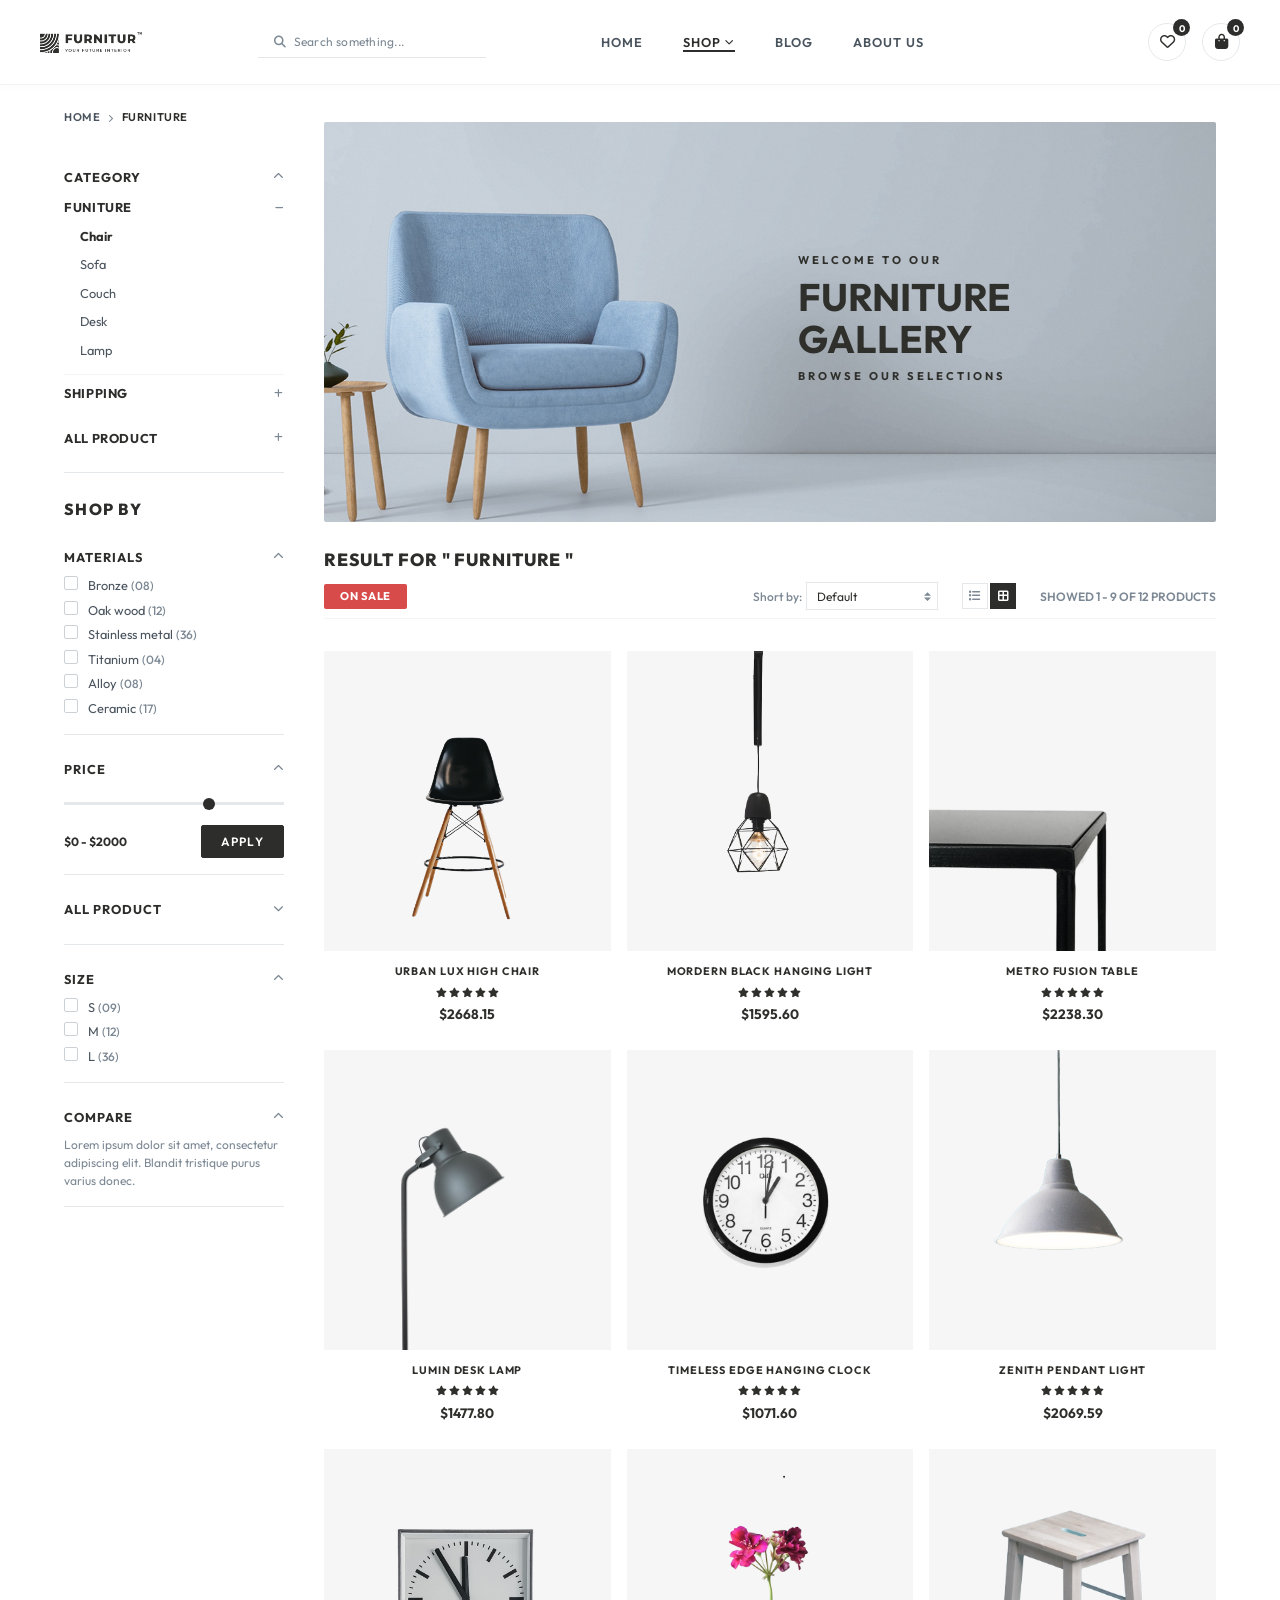
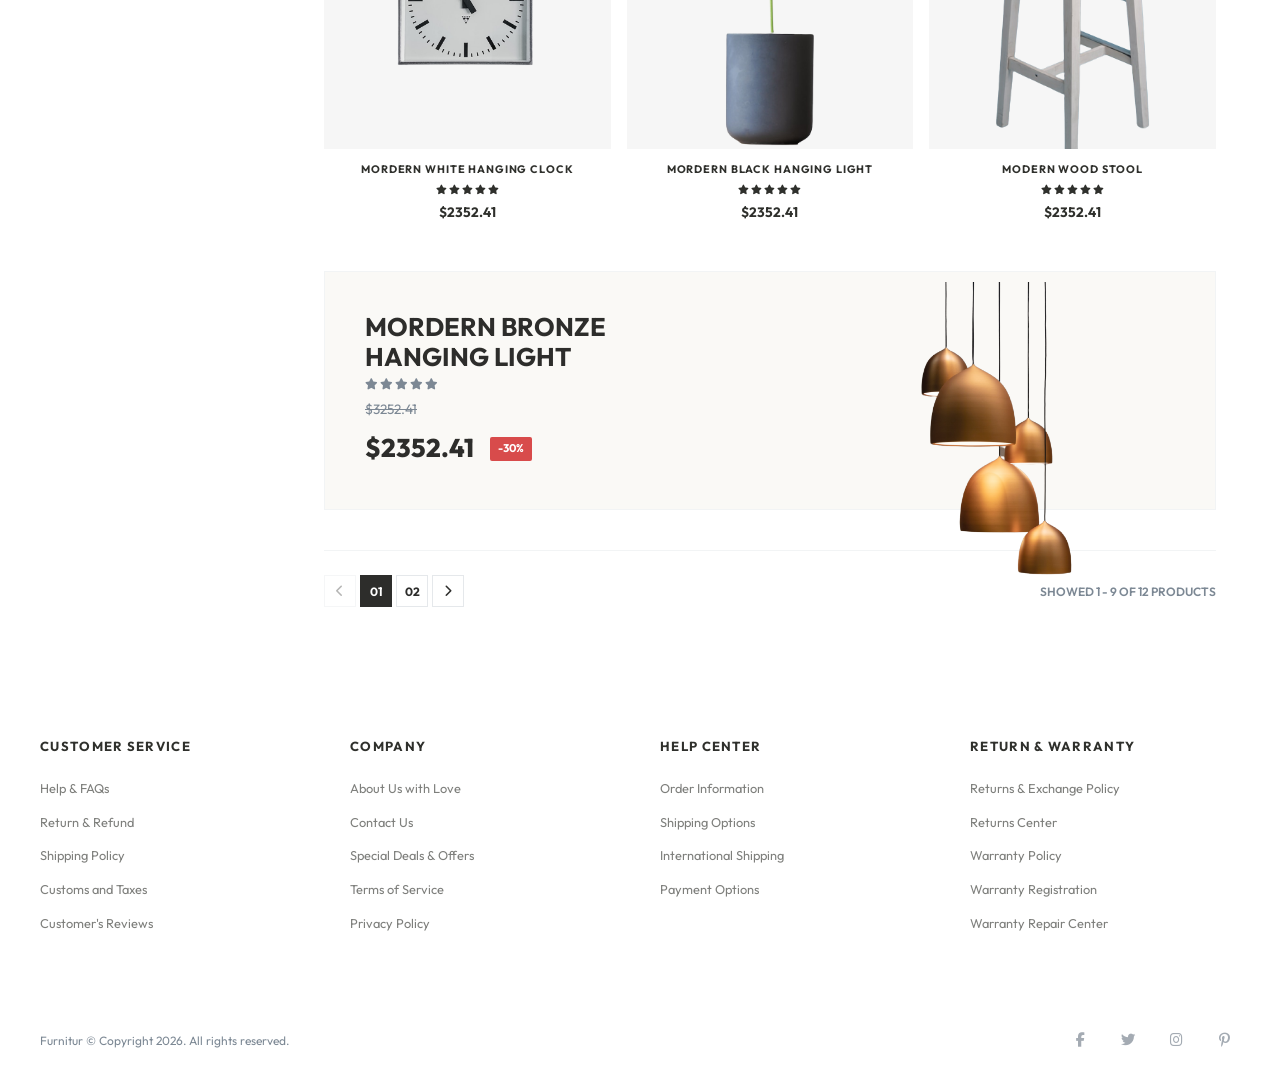
<file: search.html>
<!DOCTYPE html>
<html lang="en">

<head>
  <meta charset="UTF-8" />
  <meta name="viewport" content="width=device-width, initial-scale=1.0" />
  <meta name="description" content="Furnitur - Search Results" />
  <title>FURNITUR | Search Results</title>

  <!-- Google Fonts -->
  <link rel="preconnect" href="https://fonts.googleapis.com" />
  <link rel="preconnect" href="https://fonts.gstatic.com" crossorigin />
  <link
    href="https://fonts.googleapis.com/css2?family=Outfit:wght@300;400;500;600;700;800&family=Playfair+Display:ital,wght@0,400;0,600;0,700;1,400&display=swap"
    rel="stylesheet" />

  <!-- FontAwesome -->
  <link rel="stylesheet" href="https://cdnjs.cloudflare.com/ajax/libs/font-awesome/6.4.0/css/all.min.css" />

  <!-- Search-specific CSS -->
  <link rel="stylesheet" href="search.css" />
</head>

<body class="search-page">

  <!-- ═══ HEADER ═══ -->
  <header class="main-header">
    <div class="header-container">

      <!-- Left: Logo + Search + Nav -->
      <div class="header-left">
        <a href="index.html" class="logo-container">
          <img src="./assets/Logo.png" alt="FURNITUR" class="logo-img" />
        </a>

        <div class="search-wrapper">
          <i class="fa-solid fa-magnifying-glass search-icon"></i>
          <input type="text" id="search-input" placeholder="Search something..." />
        </div>

        <nav class="navbar">
          <ul class="nav-links">
            <li><a href="index.html" class="nav-link">HOME</a></li>
            <li>
              <a href="search.html" class="nav-link active">
                SHOP <i class="fa-solid fa-chevron-down nav-chevron"></i>
              </a>
            </li>
            <li><a href="#" class="nav-link">BLOG</a></li>
            <li><a href="#" class="nav-link">ABOUT US</a></li>
          </ul>
        </nav>
      </div>

      <!-- Right: Actions -->
      <div class="header-actions">
        <button class="action-btn" id="wishlist-btn" aria-label="Wishlist">
          <i class="fa-regular fa-heart"></i>
          <span class="badge" id="wishlist-count">0</span>
        </button>
        <button class="action-btn" id="cart-btn" aria-label="Cart">
          <i class="fa-solid fa-bag-shopping"></i>
          <span class="badge" id="cart-count">0</span>
        </button>
        <button class="mobile-menu-toggle" id="mobile-menu-btn" aria-label="Menu">
          <i class="fa-solid fa-bars"></i>
        </button>
      </div>

    </div>
  </header>

   <!-- Mobile Navigation Drawer -->
<div class="mobile-nav" id="mobile-nav-menu">
  <div class="mobile-nav-close" id="mobile-nav-close"><i class="fa-solid fa-xmark"></i></div>

  <!-- Search inside mobile menu -->
  <div class="mobile-search-wrapper">
    <i class="fa-solid fa-magnifying-glass search-icon" id="mobile-search-icon"></i>
    <input type="text" id="mobile-search-input" placeholder="Search products...">
  </div>

  <ul class="mobile-nav-links">
    <li><a href="index.html" class="mobile-nav-link active">HOME</a></li>
    <li><a href="search.html" class="mobile-nav-link">SHOP</a></li>
    <li><a href="#" class="mobile-nav-link">BLOG</a></li>
    <li><a href="#" class="mobile-nav-link">ABOUT US</a></li>
  </ul>
</div>

  <!-- ═══ MAIN ═══ -->
  <main class="content-area">
    <div class="container">

      <!-- Breadcrumbs -->
      <div class="breadcrumbs">
        <a href="index.html" class="breadcrumb-home">Home</a>
        <span class="breadcrumb-separator"><i class="fa-solid fa-chevron-right"></i></span>
        <span class="breadcrumb-current">Furniture</span>
      </div>

      <!-- Shop Layout -->
      <div class="shop-layout">

        <!-- ── SIDEBAR ── -->
        <aside class="shop-sidebar">

          <!-- Category -->
          <div class="sidebar-widget">
            <h3 class="widget-title collapsible">
              CATEGORY <i class="fa-solid fa-chevron-up toggle-icon"></i>
            </h3>
            <div class="widget-content">
              <div class="nested-category-wrap">
                <div class="main-category-title">
                  <span>FUNITURE</span>
                  <i class="fa-solid fa-minus category-minus-icon"></i>
                </div>
                <ul class="filter-list category-filter-list">
                  <li><a href="#" class="filter-link active" data-category="chair">Chair</a></li>
                  <li><a href="#" class="filter-link" data-category="sofa">Sofa</a></li>
                  <li><a href="#" class="filter-link" data-category="couch">Couch</a></li>
                  <li><a href="#" class="filter-link" data-category="desk">Desk</a></li>
                  <li><a href="#" class="filter-link" data-category="lamp">Lamp</a></li>
                </ul>
              </div>
              <div class="collapsible-sub-category border-top">
                <span>SHIPPING</span>
                <i class="fa-solid fa-plus category-plus-icon"></i>
              </div>
              <div class="collapsible-sub-category">
                <span>ALL PRODUCT</span>
                <i class="fa-solid fa-plus category-plus-icon"></i>
              </div>
            </div>
          </div>

          <!-- Shop By -->
          <div class="sidebar-widget no-border-bottom pb-0">
            <h2 class="sidebar-section-heading">SHOP BY</h2>
          </div>

          <!-- Materials -->
          <div class="sidebar-widget">
            <h3 class="widget-title collapsible">
              MATERIALS <i class="fa-solid fa-chevron-up toggle-icon"></i>
            </h3>
            <div class="widget-content">
              <ul class="filter-list material-filter-list">
                <li>
                  <label class="checkbox-container">Bronze <span class="count-tag">(08)</span>
                    <input type="checkbox" class="material-checkbox" value="Bronze" />
                    <span class="checkmark"></span>
                  </label>
                </li>
                <li>
                  <label class="checkbox-container">Oak wood <span class="count-tag">(12)</span>
                    <input type="checkbox" class="material-checkbox" value="Oak wood" />
                    <span class="checkmark"></span>
                  </label>
                </li>
                <li>
                  <label class="checkbox-container">Stainless metal <span class="count-tag">(36)</span>
                    <input type="checkbox" class="material-checkbox" value="Stainless metal" />
                    <span class="checkmark"></span>
                  </label>
                </li>
                <li>
                  <label class="checkbox-container">Titanium <span class="count-tag">(04)</span>
                    <input type="checkbox" class="material-checkbox" value="Titanium" />
                    <span class="checkmark"></span>
                  </label>
                </li>
                <li>
                  <label class="checkbox-container">Alloy <span class="count-tag">(08)</span>
                    <input type="checkbox" class="material-checkbox" value="Alloy" />
                    <span class="checkmark"></span>
                  </label>
                </li>
                <li>
                  <label class="checkbox-container">Ceramic <span class="count-tag">(17)</span>
                    <input type="checkbox" class="material-checkbox" value="Ceramic" />
                    <span class="checkmark"></span>
                  </label>
                </li>
              </ul>
            </div>
          </div>

          <!-- Price -->
          <div class="sidebar-widget">
            <h3 class="widget-title collapsible">
              PRICE <i class="fa-solid fa-chevron-up toggle-icon"></i>
            </h3>
            <div class="widget-content">
              <div class="price-slider-container">
                <div class="slider-track-wrap">
                  <input type="range" min="0" max="3000" value="2000" class="price-slider" id="price-slider" />
                </div>
                <div class="price-values">
                  <span class="price-range-display">$0 - $<span id="price-max-display">2000</span></span>
                  <button class="btn btn-sm btn-dark" id="apply-price-btn">Apply</button>
                </div>
              </div>
            </div>
          </div>

          <!-- All Product -->
          <div class="sidebar-widget">
            <h3 class="widget-title collapsible">
              ALL PRODUCT <i class="fa-solid fa-chevron-down toggle-icon"></i>
            </h3>
            <div class="widget-content hidden">
              <p class="widget-info-text">Explore overall items in our vault.</p>
            </div>
          </div>

          <!-- Size -->
          <div class="sidebar-widget">
            <h3 class="widget-title collapsible">
              SIZE <i class="fa-solid fa-chevron-up toggle-icon"></i>
            </h3>
            <div class="widget-content">
              <ul class="filter-list size-filter-list">
                <li>
                  <label class="checkbox-container">S <span class="count-tag">(09)</span>
                    <input type="checkbox" class="size-checkbox" value="S" />
                    <span class="checkmark"></span>
                  </label>
                </li>
                <li>
                  <label class="checkbox-container">M <span class="count-tag">(12)</span>
                    <input type="checkbox" class="size-checkbox" value="M" />
                    <span class="checkmark"></span>
                  </label>
                </li>
                <li>
                  <label class="checkbox-container">L <span class="count-tag">(36)</span>
                    <input type="checkbox" class="size-checkbox" value="L" />
                    <span class="checkmark"></span>
                  </label>
                </li>
              </ul>
            </div>
          </div>

          <!-- Compare -->
          <div class="sidebar-widget">
            <h3 class="widget-title collapsible">
              COMPARE <i class="fa-solid fa-chevron-up toggle-icon"></i>
            </h3>
            <div class="widget-content">
              <p class="widget-info-text">Lorem ipsum dolor sit amet, consectetur adipiscing elit. Blandit tristique
                purus varius donec.</p>
            </div>
          </div>

        </aside>

        <!-- ── MAIN CATALOG ── -->
        <div class="shop-content">

          <!-- Hero Banner -->
          <section class="hero-banner">
            <div class="hero-content">
              <span class="hero-subtitle">WELCOME TO OUR</span>
              <h1 class="hero-title">FURNITURE<br />GALLERY</h1>
              <p class="hero-desc-subtitle">BROWSE OUR SELECTIONS</p>
            </div>
          </section>

          <!-- Controls -->
          <div class="grid-controls-search">
            <h2 class="search-result-title" id="search-result-title">RESULT FOR " FURNITURE "</h2>
            <div class="controls-actions-search">
              <button class="btn-on-sale" id="on-sale-filter-btn">ON SALE</button>
              <div class="sort-wrapper-search">
                <span class="sort-label">Short by:</span>
                <select id="sort-select" class="sort-select-search">
                  <option value="default">Default</option>
                  <option value="price-low">Price: Low to High</option>
                  <option value="price-high">Price: High to Low</option>
                  <option value="name-asc">Alphabetical: A–Z</option>
                </select>
              </div>
              <div class="view-toggle-search">
                <button class="view-btn-search" id="list-view-btn" aria-label="List View">
                  <i class="fa-solid fa-list"></i>
                </button>
                <button class="view-btn-search active" id="grid-view-btn" aria-label="Grid View">
                  <i class="fa-solid fa-border-all"></i>
                </button>
              </div>
              <span class="results-count-search" id="results-count-text">SHOWED 1 - 9 OF 30 PRODUCTS</span>
            </div>
          </div>

          <!-- Active filter badges -->
          <div class="active-badges-list" id="active-filters-badges"></div>

          <!-- Products Grid -->
          <div class="products-grid" id="catalog-products-container">
            <!-- JS renders cards here -->
          </div>

          <!-- Catalog Promo Inset -->
          <div class="catalog-promo-inset">
            <div class="catalog-promo-grid">
              <div class="catalog-promo-text">
                <h3 class="catalog-promo-title">MORDERN BRONZE<br />HANGING LIGHT</h3>
                <div class="catalog-promo-stars">
                  <i class="fa-solid fa-star"></i>
                  <i class="fa-solid fa-star"></i>
                  <i class="fa-solid fa-star"></i>
                  <i class="fa-solid fa-star"></i>
                  <i class="fa-solid fa-star"></i>
                </div>
                <p class="catalog-promo-old-price">$3252.41</p>
                <div class="catalog-promo-price-row">
                  <span class="catalog-promo-new-price">$2352.41</span>
                  <span class="catalog-promo-badge">-30%</span>
                </div>
              </div>
              <div class="catalog-promo-image">
                <img src="assets/bronze-hanging-light.png" alt="Bronze Hanging Light" />
              </div>
            </div>
          </div>

          <!-- Pagination -->
          <div class="pagination-layout">
            <div class="pagination" id="shop-pagination"></div>
            <span class="pagination-count-indicator" id="pagination-results-count-text">
              SHOWED 1 - 9 OF 30 PRODUCTS
            </span>
          </div>

        </div><!-- /shop-content -->
      </div><!-- /shop-layout -->
    </div><!-- /container -->
  </main>

  <!-- Cart Drawer Overlay -->
  <div class="cart-drawer-overlay" id="cart-overlay"></div>

  <!-- Cart Drawer -->
  <div class="cart-drawer" id="cart-drawer">
    <div class="cart-drawer-header">
      <h2>YOUR CART (<span id="cart-drawer-count">0</span>)</h2>
      <button class="cart-drawer-close" id="cart-close-btn" aria-label="Close Cart">
        <i class="fa-solid fa-xmark"></i>
      </button>
    </div>
    <div class="cart-items-container" id="cart-items-list"></div>
    <div class="cart-drawer-footer" id="cart-summary-footer">
      <div class="cart-subtotal-row">
        <span>Subtotal</span>
        <span class="subtotal-price" id="cart-total-price">$0.00</span>
      </div>
      <p class="cart-shipping-notice">Shipping and taxes calculated at checkout.</p>
      <button class="btn btn-primary checkout-btn" id="checkout-btn">PROCEED TO CHECKOUT</button>
    </div>
  </div>

  <!-- FOOTER SECTION -->
  <footer class="main-footer">
    <div class="footer-container">
      <!-- Main Footer Grid -->
      <div class="footer-grid">
        <!-- Col 1 -->
        <div class="footer-col">
          <h3>CUSTOMER SERVICE</h3>
          <ul>
            <li><a href="#">Help & FAQs</a></li>
            <li><a href="#">Return & Refund</a></li>
            <li><a href="#">Shipping Policy</a></li>
            <li><a href="#">Customs and Taxes</a></li>
            <li><a href="#">Customer's Reviews</a></li>
          </ul>
        </div>
        <!-- Col 2 -->
        <div class="footer-col">
          <h3>COMPANY</h3>
          <ul>
            <li><a href="#">About Us with Love</a></li>
            <li><a href="#">Contact Us</a></li>
            <li><a href="#">Special Deals & Offers</a></li>
            <li><a href="#">Terms of Service</a></li>
            <li><a href="#">Privacy Policy</a></li>
          </ul>
        </div>
        <!-- Col 3 -->
        <div class="footer-col">
          <h3>HELP CENTER</h3>
          <ul>
            <li><a href="#">Order Information</a></li>
            <li><a href="#">Shipping Options</a></li>
            <li><a href="#">International Shipping</a></li>
            <li><a href="#">Payment Options</a></li>
          </ul>
        </div>
        <!-- Col 4 -->
        <div class="footer-col">
          <h3>RETURN & WARRANTY</h3>
          <ul>
            <li><a href="#">Returns & Exchange Policy</a></li>
            <li><a href="#">Returns Center</a></li>
            <li><a href="#">Warranty Policy</a></li>
            <li><a href="#">Warranty Registration</a></li>
            <li><a href="#">Warranty Repair Center</a></li>
          </ul>
        </div>
      </div>

      <!-- Footer Bottom -->
      <div class="footer-bottom">
        <p class="copyright-text">Furnitur © Copyright 2026. All rights reserved.</p>

        <!-- Social Icons -->
        <div class="social-links">
          <a href="#" aria-label="Facebook"><i class="fa-brands fa-facebook-f"></i></a>
          <a href="#" aria-label="Twitter"><i class="fa-brands fa-twitter"></i></a>
          <a href="#" aria-label="Instagram"><i class="fa-brands fa-instagram"></i></a>
          <a href="#" aria-label="Pinterest"><i class="fa-brands fa-pinterest-p"></i></a>
        </div>
      </div>
    </div>
  </footer>
  <script src="app.js"></script>
</body>

</html>
</file>
<file: search.css>
/* ==========================================================================
   search.css — Styles specific to search.html (Furnitur Shop)
   ========================================================================== */

/* ── TOKENS ── */
:root {
  --color-primary: #2d2d2b;
  --color-primary-light: #444442;
  --color-secondary: #c5a880;
  --color-secondary-dark: #a98c62;
  --color-white: #ffffff;
  --color-light-bg: #f8f9fa;
  --color-grey-100: #f2f4f5;
  --color-grey-200: #e5e8eb;
  --color-grey-300: #ccd1d6;
  --color-grey-500: #7c8894;
  --color-grey-700: #4a545e;
  --color-danger: #d84b4b;
  --color-danger-hover: #b73a3a;
  --font-sans: 'Outfit', sans-serif;
  --font-serif: 'Playfair Display', Georgia, serif;
  --spacing-xs: 0.25rem;
  --spacing-sm: 0.5rem;
  --spacing-md: 1rem;
  --spacing-lg: 1.5rem;
  --spacing-xl: 2.5rem;
  --spacing-xxl: 4rem;
  --transition-fast: all 0.2s cubic-bezier(0.16, 1, 0.3, 1);
  --transition-normal: all 0.3s cubic-bezier(0.16, 1, 0.3, 1);
  --transition-slow: all 0.5s cubic-bezier(0.16, 1, 0.3, 1);
  --header-height: 85px;
  --max-width: 1440px;
  --border-radius-sm: 2px;
  --border-radius-md: 4px;
  --border-radius-lg: 8px;
  --box-shadow: 0 5px 25px rgba(0, 0, 0, .04);
  --box-shadow-hover: 0 15px 35px rgba(0, 0, 0, .08);
  --box-shadow-drawer: -8px 0 25px rgba(0, 0, 0, .06);
}

/* ── RESET ── */
*,
*::before,
*::after {
  box-sizing: border-box;
  margin: 0;
  padding: 0;
}

body {
  font-family: var(--font-sans);
  background-color: var(--color-white);
  color: var(--color-primary);
  line-height: 1.6;
  overflow-x: hidden;
  -webkit-font-smoothing: antialiased;
}

a {
  color: inherit;
  text-decoration: none;
  transition: var(--transition-fast);
}

img {
  max-width: 100%;
  height: auto;
  display: block;
}

ul {
  list-style: none;
}

button,
input,
select,
textarea {
  font-family: inherit;
  font-size: inherit;
  color: inherit;
  background: none;
  border: none;
  outline: none;
}

button {
  cursor: pointer;
}

/* ── UTILITIES ── */
.container {
  max-width: var(--max-width);
  margin: 0 auto;
  padding: 0 var(--spacing-xxl);
  width: 100%;
}

.hidden {
  display: none !important;
}

.pb-0 {
  padding-bottom: 0 !important;
}

.no-border-bottom {
  border-bottom: none !important;
}

/* ═══════════════════════════════════════
   BUTTONS
═══════════════════════════════════════ */
.btn {
  display: inline-flex;
  align-items: center;
  justify-content: center;
  padding: 0.85rem 2.2rem;
  font-weight: 600;
  font-size: 0.8rem;
  letter-spacing: 0.1em;
  text-transform: uppercase;
  border-radius: var(--border-radius-sm);
  transition: var(--transition-normal);
  gap: var(--spacing-sm);
}

.btn-primary {
  background-color: var(--color-primary);
  color: var(--color-white);
  border: 1px solid var(--color-primary);
}

.btn-primary:hover {
  background-color: var(--color-white);
  color: var(--color-primary);
}

.btn-dark {
  background-color: var(--color-primary);
  color: var(--color-white);
  border: 1px solid var(--color-primary);
}

.btn-dark:hover {
  background-color: transparent;
  color: var(--color-primary);
}

.btn-sm {
  padding: 0.5rem 1.2rem;
  font-size: 0.75rem;
}

/* ═══════════════════════════════════════
   HEADER
═══════════════════════════════════════ */
.main-header {
  height: var(--header-height);
  background-color: var(--color-white);
  border-bottom: 1px solid var(--color-grey-100);
  position: sticky;
  top: 0;
  z-index: 100;
  box-shadow: 0 2px 10px rgba(0, 0, 0, .02);
}

.header-container {
  height: 100%;
  max-width: var(--max-width);
  margin: 0 auto;
  padding: 15px 40px;
  display: flex;
  align-items: center;
  justify-content: space-between;
}

.header-left {
  display: flex;
  align-items: center;
  gap: 9vw;
}

/* Logo */
.logo-container {
  display: flex;
  align-items: center;
  gap: 12px;
  flex-shrink: 0;
}

.logo-img {
  width: 8vw;
  height: 4vh;
  object-fit: contain;
}

.logo-container:hover .logo-img {
  transform: scale(1.08);
  transition: transform 0.3s ease;
}

/* Search */
.search-wrapper {
  position: relative;
  border-bottom: 1px solid var(--color-grey-200);
  padding: 0.5rem 1rem;
  display: flex;
  align-items: center;
  min-width: 200px;
  transition: var(--transition-normal);
  background-color: var(--color-white);
}

.search-wrapper:focus-within {
  width: 250px;
  border-color: var(--color-grey-300);
  box-shadow: var(--box-shadow);
}

.search-icon {
  font-size: 0.75rem;
  color: var(--color-grey-500);
  margin-right: var(--spacing-sm);
}

.search-wrapper input {
  font-size: 0.75rem;
  width: 100%;
  letter-spacing: 0.02em;
  color: var(--color-primary);
}

.search-wrapper input::placeholder {
  color: var(--color-grey-500);
}

/* Nav */
.navbar {
  height: 100%;
}

.nav-links {
  display: flex;
  align-items: center;
  height: 100%;
  gap: var(--spacing-xl);
}

.nav-links li {
  height: 100%;
  display: flex;
  align-items: center;
}

.nav-link {
  font-weight: 600;
  font-size: 0.8rem;
  letter-spacing: 0.08em;
  position: relative;
  height: 100%;
  display: flex;
  align-items: center;
  color: var(--color-grey-700);
}

.nav-link::after {
  content: '';
  position: absolute;
  bottom: 0;
  left: 0;
  width: 0;
  height: 2px;
  background-color: var(--color-primary);
  transition: var(--transition-normal);
}

.nav-link:hover,
.nav-link.active {
  color: var(--color-primary);
}

.nav-link:hover::after,
.nav-link.active::after {
  width: 100%;
}

.nav-chevron {
  font-size: 0.55rem;
  margin-left: var(--spacing-xs);
}

/* Actions */
.header-actions {
  display: flex;
  align-items: center;
  gap: var(--spacing-md);
  flex-shrink: 0;
}

.action-btn {
  display: flex;
  align-items: center;
  justify-content: center;
  width: 38px;
  height: 38px;
  border-radius: 50%;
  border: 1px solid var(--color-grey-200);
  color: var(--color-primary);
  position: relative;
  transition: var(--transition-fast);
}

.action-btn:hover {
  background-color: var(--color-light-bg);
  border-color: var(--color-grey-300);
}

.action-btn i {
  font-size: 0.95rem;
}

.badge {
  position: absolute;
  top: -5px;
  right: -5px;
  display: inline-flex;
  align-items: center;
  justify-content: center;
  background-color: var(--color-primary);
  color: var(--color-white);
  font-size: 0.6rem;
  font-weight: 700;
  width: 17px;
  height: 17px;
  border-radius: 50%;
}

.mobile-menu-toggle {
  display: none;
  font-size: 1.25rem;
  color: var(--color-primary);
}

/* ═══════════════════════════════════════
   MOBILE NAV DRAWER
═══════════════════════════════════════ */
.mobile-nav {
  position: fixed;
  top: 0;
  left: -100%;
  width: 80%;
  max-width: 300px;
  height: 100vh;
  background-color: var(--color-white);
  z-index: 150;
  box-shadow: 8px 0 25px rgba(0, 0, 0, .08);
  padding: var(--spacing-xl) var(--spacing-lg);
  display: flex;
  flex-direction: column;
  gap: var(--spacing-xl);
  transition: var(--transition-slow);
}

.mobile-nav.active {
  left: 0;
}

.mobile-nav-close {
  align-self: flex-end;
  font-size: 1.4rem;
  cursor: pointer;
  color: var(--color-primary);
}

.mobile-nav-links {
  display: flex;
  flex-direction: column;
  gap: var(--spacing-lg);
}

.mobile-nav-link {
  font-size: 1.05rem;
  font-weight: 600;
  letter-spacing: 0.05em;
  color: var(--color-grey-700);
}

.mobile-nav-link.active,
.mobile-nav-link:hover {
  color: var(--color-primary);
}

/* ═══════════════════════════════════════
   HERO BANNER (inside shop-content)
═══════════════════════════════════════ */
.hero-banner {
  width: 100%;
  height: 400px;
  background-image: url('assets/Hero.png');
  background-size: cover;
  background-position: center;
  display: flex;
  align-items: center;
  justify-content: flex-end;
  padding: 0 6vw;
  margin-bottom: var(--spacing-lg);
  margin-top: -5vh;
  border-radius: var(--border-radius-sm);
  overflow: hidden;
}

.hero-content {
  text-align: left;
  max-width: 400px;
  padding-right: 10vw;
}

.hero-subtitle,
.hero-desc-subtitle {
  display: block;
  font-size: 0.7rem;
  font-weight: 700;
  letter-spacing: 3px;
  text-transform: uppercase;
  color: #2F302C;
  margin-bottom: 6px;
}

.hero-title {
  font-size: clamp(1.6rem, 3vw, 2.8rem);
  font-weight: 700;
  color: #2F302C;
  line-height: 1.1;
  margin-bottom: 8px;
}

/* ═══════════════════════════════════════
   BREADCRUMBS
═══════════════════════════════════════ */
.breadcrumbs {
  display: flex;
  align-items: center;
  gap: var(--spacing-sm);
  font-size: 0.7rem;
  font-weight: 600;
  letter-spacing: 0.05em;
  text-transform: uppercase;
  color: var(--color-grey-500);
  padding: var(--spacing-lg) 0;
  margin-bottom: var(--spacing-md);
}

.breadcrumb-home {
  color: var(--color-grey-700);
}

.breadcrumb-home:hover {
  color: var(--color-primary);
}

.breadcrumb-separator {
  font-size: 0.5rem;
}

.breadcrumb-current {
  color: var(--color-primary);
}

/* ═══════════════════════════════════════
   SHOP LAYOUT — sidebar + content
═══════════════════════════════════════ */
.shop-layout {
  display: grid;
  grid-template-columns: 220px 1fr;
  gap: var(--spacing-xl);
  margin-bottom: var(--spacing-xxl);
  align-items: start;
}

/* ── SIDEBAR ── */
.shop-sidebar {
  display: flex;
  flex-direction: column;
  gap: var(--spacing-lg);
}

.sidebar-widget {
  border-bottom: 1px solid var(--color-grey-200);
  padding-bottom: var(--spacing-md);
}

.sidebar-section-heading {
  font-size: 1rem;
  font-weight: 800;
  letter-spacing: 0.08em;
  color: var(--color-primary);
}

.widget-title {
  font-size: 0.8rem;
  font-weight: 700;
  letter-spacing: 0.08em;
  text-transform: uppercase;
  display: flex;
  align-items: center;
  justify-content: space-between;
  margin-bottom: var(--spacing-sm);
  color: var(--color-primary);
}

.widget-title.collapsible {
  cursor: pointer;
}

.toggle-icon {
  font-size: 0.65rem;
  color: var(--color-grey-500);
}

.widget-content {
  display: flex;
  flex-direction: column;
  gap: var(--spacing-sm);
}

.widget-content.hidden {
  display: none;
}

/* Category nested */
.nested-category-wrap {
  display: flex;
  flex-direction: column;
  gap: var(--spacing-xs);
}

.main-category-title {
  font-size: 0.8rem;
  font-weight: 700;
  letter-spacing: 0.05em;
  display: flex;
  align-items: center;
  justify-content: space-between;
  color: var(--color-primary);
  padding: 2px 0;
}

.category-minus-icon,
.category-plus-icon {
  font-size: 0.6rem;
  color: var(--color-grey-500);
}

.filter-list {
  display: flex;
  flex-direction: column;
  gap: var(--spacing-xs);
}

.category-filter-list {
  padding-left: var(--spacing-md);
}

.filter-link {
  font-size: 0.8rem;
  color: var(--color-grey-700);
  display: block;
  padding: 2px 0;
}

.filter-link:hover,
.filter-link.active {
  color: var(--color-primary);
  font-weight: 700;
}

.collapsible-sub-category {
  font-size: 0.8rem;
  font-weight: 700;
  letter-spacing: 0.05em;
  display: flex;
  align-items: center;
  justify-content: space-between;
  color: var(--color-primary);
  padding: var(--spacing-sm) 0;
  cursor: pointer;
}

.border-top {
  border-top: 1px solid var(--color-grey-100);
  margin-top: 4px;
}

.count-tag {
  font-size: 0.75rem;
  color: var(--color-grey-500);
  font-weight: 500;
}

/* Custom Checkboxes */
.checkbox-container {
  display: block;
  position: relative;
  padding-left: 24px;
  cursor: pointer;
  font-size: 0.8rem;
  user-select: none;
  color: var(--color-grey-700);
}

.checkbox-container:hover {
  color: var(--color-primary);
}

.checkbox-container input {
  position: absolute;
  opacity: 0;
  cursor: pointer;
  height: 0;
  width: 0;
}

.checkmark {
  position: absolute;
  top: 1px;
  left: 0;
  height: 14px;
  width: 14px;
  background-color: var(--color-white);
  border: 1px solid var(--color-grey-300);
  border-radius: var(--border-radius-sm);
}

.checkbox-container:hover input~.checkmark {
  border-color: var(--color-primary);
}

.checkbox-container input:checked~.checkmark {
  background-color: var(--color-primary);
  border-color: var(--color-primary);
}

.checkmark::after {
  content: '';
  position: absolute;
  display: none;
}

.checkbox-container input:checked~.checkmark::after {
  display: block;
}

.checkbox-container .checkmark::after {
  left: 4px;
  top: 1px;
  width: 3px;
  height: 7px;
  border: solid var(--color-white);
  border-width: 0 2px 2px 0;
  transform: rotate(45deg);
}

/* Price Slider */
.price-slider-container {
  display: flex;
  flex-direction: column;
  gap: var(--spacing-sm);
}

.slider-track-wrap {
  width: 100%;
}

.price-slider {
  -webkit-appearance: none;
  width: 100%;
  height: 3px;
  background: var(--color-grey-200);
  outline: none;
}

.price-slider::-webkit-slider-thumb {
  -webkit-appearance: none;
  width: 12px;
  height: 12px;
  background: var(--color-primary);
  cursor: pointer;
  border-radius: 50%;
}

.price-values {
  display: flex;
  align-items: center;
  justify-content: space-between;
  margin-top: 4px;
}

.price-range-display {
  font-size: 0.75rem;
  font-weight: 700;
}

.widget-info-text {
  font-size: 0.75rem;
  color: var(--color-grey-500);
  line-height: 1.5;
}

/* ═══════════════════════════════════════
   GRID CONTROLS
═══════════════════════════════════════ */
.grid-controls-search {
  display: flex;
  flex-direction: column;
  gap: var(--spacing-sm);
  padding-bottom: var(--spacing-sm);
  border-bottom: 1px solid var(--color-grey-100);
  margin-bottom: var(--spacing-md);
}

.search-result-title {
  font-size: 1.1rem;
  font-weight: 800;
  letter-spacing: 0.05em;
  text-transform: uppercase;
  color: var(--color-primary);
}

.controls-actions-search {
  display: flex;
  align-items: center;
  gap: var(--spacing-lg);
  flex-wrap: wrap;
}

.btn-on-sale {
  background-color: var(--color-danger);
  color: var(--color-white);
  font-weight: 700;
  padding: 0.35rem 1rem;
  font-size: 0.7rem;
  letter-spacing: 0.05em;
  border-radius: var(--border-radius-sm);
  transition: var(--transition-fast);
}

.btn-on-sale:hover {
  background-color: var(--color-danger-hover);
}

.sort-wrapper-search {
  display: flex;
  align-items: center;
  gap: var(--spacing-xs);
  margin-left: auto;
}

.sort-label {
  font-size: 0.75rem;
  color: var(--color-grey-500);
  font-weight: 500;
}

.sort-select-search {
  border: 1px solid var(--color-grey-200);
  padding: 0.35rem 1.4rem 0.35rem 0.6rem;
  font-size: 0.75rem;
  background-color: var(--color-white);
  cursor: pointer;
  appearance: none;
  background-image: url("data:image/svg+xml;charset=utf-8,%3Csvg xmlns='http://www.w3.org/2000/svg' viewBox='0 0 4 5'%3E%3Cpath fill='%237c8894' d='M2 0L0 2h4zm0 5L0 3h4z'/%3E%3C/svg%3E");
  background-repeat: no-repeat;
  background-position: right 6px center;
  background-size: 7px 9px;
}

.view-toggle-search {
  display: flex;
  gap: 2px;
}

.view-btn-search {
  width: 26px;
  height: 26px;
  display: inline-flex;
  align-items: center;
  justify-content: center;
  color: var(--color-grey-500);
  border: 1px solid var(--color-grey-200);
  background-color: var(--color-white);
  font-size: 0.75rem;
  transition: var(--transition-fast);
}

.view-btn-search.active,
.view-btn-search:hover {
  background-color: var(--color-primary);
  color: var(--color-white);
  border-color: var(--color-primary);
}

.results-count-search {
  font-size: 0.75rem;
  color: var(--color-grey-500);
  font-weight: 600;
}

/* Active filter badges */
.active-badges-list {
  display: flex;
  gap: var(--spacing-xs);
  flex-wrap: wrap;
  margin-bottom: var(--spacing-md);
}

.filter-badge {
  background-color: var(--color-grey-100);
  color: var(--color-primary);
  font-size: 0.68rem;
  font-weight: 700;
  padding: 0.2rem 0.5rem;
  border-radius: 12px;
  display: inline-flex;
  align-items: center;
  gap: 4px;
}

.filter-badge button {
  font-size: 0.6rem;
  color: var(--color-grey-500);
}

.filter-badge button:hover {
  color: var(--color-danger);
}

/* ═══════════════════════════════════════
   PRODUCT CARDS
═══════════════════════════════════════ */
.products-grid {
  display: grid;
  grid-template-columns: repeat(3, 1fr);
  gap: 16px;
}

.product-card {
  border: none;
  display: flex;
  flex-direction: column;
  position: relative;
  transition: var(--transition-normal);
  cursor: pointer;
  background: #fff;
}

.product-card:hover {
  transform: translateY(-3px);
  box-shadow: 0 6px 20px rgba(0, 0, 0, .07);
}

.product-card-image {
  background-color: #F6F6F6;
  height: 300px;
  overflow: hidden;
  position: relative;
  display: flex;
  align-items: center;
  justify-content: center;
  padding: 0;
}

.product-card-image img {
  width: 100%;
  height: 100%;
  object-fit: cover;
  display: block;
  transition: var(--transition-normal);
}

.product-card:hover .product-card-image img {
  transform: scale(1.04);
}

/* Hanging products pin to top */
.product-card.img-top .product-card-image {
  align-items: flex-start;
}

.product-card.img-top .product-card-image img {
  object-fit: contain;
  object-position: top center;
}

/* Hover actions */
.product-actions {
  position: absolute;
  bottom: -60px;
  left: 0;
  width: 100%;
  display: flex;
  align-items: center;
  padding: 12px 16px;
  gap: 8px;
  background: linear-gradient(to top, rgba(0, 0, 0, .06), transparent);
  transition: bottom 0.3s ease, opacity 0.3s ease;
  opacity: 0;
  pointer-events: none;
  z-index: 3;
}

.product-card:hover .product-actions {
  bottom: 0;
  opacity: 1;
  pointer-events: auto;
}

.btn-icon {
  width: 34px;
  height: 34px;
  background: #fff;
  color: var(--color-primary);
  border-radius: 50%;
  display: inline-flex;
  align-items: center;
  justify-content: center;
  font-size: 13px;
  flex-shrink: 0;
  transition: var(--transition-fast);
  box-shadow: 0 2px 6px rgba(0, 0, 0, .08);
}

.btn-icon:hover {
  background: var(--color-primary);
  color: #fff;
}

.btn-icon.active {
  background: var(--color-primary);
  color: #fff;
  border-color: var(--color-primary);
  animation: heartPop 0.3s ease;
}

@keyframes heartPop {
  0% {
    transform: scale(0.8);
  }

  50% {
    transform: scale(1.25);
  }

  100% {
    transform: scale(1);
  }
}

.btn-add-cart-text {
  flex-grow: 1;
  height: 34px;
  background: var(--color-primary);
  color: #fff;
  font-size: 0.68rem;
  font-weight: 700;
  letter-spacing: 0.06em;
  text-transform: uppercase;
  border-radius: 17px;
  transition: var(--transition-fast);
  display: flex;
  align-items: center;
  justify-content: center;
}

.btn-add-cart-text:hover {
  background: #222;
}

/* Product info */
.product-info {
  padding: 12px 4px 8px;
  display: flex;
  flex-direction: column;
  align-items: center;
  text-align: center;
  gap: 3px;
}

.product-title {
  font-size: 0.68rem;
  font-weight: 700;
  letter-spacing: 0.08em;
  text-transform: uppercase;
  color: #2f302c;
  margin-bottom: 2px;
}

.product-stars {
  display: flex;
  gap: 2px;
  margin: 2px 0;
  font-size: 0.6rem;
  color: #2F302C;
}

.product-price-container {
  display: flex;
  align-items: center;
  gap: 8px;
  margin-top: 2px;
}

.product-price {
  font-size: 0.85rem;
  font-weight: 700;
  color: #2f302c;
}

.product-price-old {
  font-size: 0.75rem;
  color: #aaa;
  text-decoration: line-through;
}

/* ═══════════════════════════════════════
   LIST VIEW
═══════════════════════════════════════ */
.products-grid.list-view {
  grid-template-columns: 1fr;
  gap: 16px;
}

.products-grid.list-view .product-card {
  flex-direction: row;
  height: 200px;
  border: 1px solid var(--color-grey-100);
  align-items: stretch;
}

/* ── Image: fixed width left side ── */
.products-grid.list-view .product-card-image {
  width: 220px;
  height: 100%;
  flex-shrink: 0;
}

.products-grid.list-view .product-card-image img {
  width: 100%;
  height: 100%;
  object-fit: contain;
}

/* ── Hide the overlay product-actions inside image ── */
.products-grid.list-view .product-actions {
  display: none;
}

/* ── Info: takes remaining space ── */
.products-grid.list-view .product-info {
  flex: 1;
  align-items: flex-start;
  text-align: left;
  padding: 20px 24px;
  justify-content: center;
  gap: 8px;
}

.products-grid.list-view .product-title {
  font-size: 0.85rem;
}

/* ── List actions: cart + wishlist below price ── */
.products-grid.list-view .product-list-actions {
  display: flex;
  align-items: center;
  gap: 10px;
  margin-top: 10px;
}

/* Hidden in grid view, shown in list view */
.product-list-actions {
  display: none;
}

.list-cart-btn {
  height: 36px;
  padding: 0 20px;
  background: var(--color-primary);
  color: #fff;
  font-size: 0.7rem;
  font-weight: 700;
  letter-spacing: 0.08em;
  text-transform: uppercase;
  border-radius: 18px;
  transition: background 0.2s ease;
  white-space: nowrap;
}

.list-cart-btn:hover {
  background: #222;
}

.list-wishlist-btn {
  width: 36px;
  height: 36px;
  border-radius: 50%;
  background: #f5f5f5;
  color: var(--color-primary);
  font-size: 14px;
  display: flex;
  align-items: center;
  justify-content: center;
  flex-shrink: 0;
  transition: background 0.2s, color 0.2s;
}

.list-wishlist-btn:hover,
.list-wishlist-btn.active {
  background: var(--color-primary);
  color: #fff;
}

/* ── RESPONSIVE ── */
@media (max-width: 768px) {
  .products-grid.list-view .product-card {
    height: auto;
    flex-direction: column;
    /* stack on mobile */
  }

  .products-grid.list-view .product-card-image {
    width: 100%;
    height: 200px;
  }

  .products-grid.list-view .product-info {
    align-items: center;
    text-align: center;
    padding: 16px;
  }

  .products-grid.list-view .product-list-actions {
    justify-content: center;
  }
}

/* ═══════════════════════════════════════
   CATALOG PROMO INSET
═══════════════════════════════════════ */
/* ═══════════════════════════════════════
   CATALOG PROMO INSET
═══════════════════════════════════════ */
.catalog-promo-inset {
  background-color: #faf9f6;
  border: 1px solid var(--color-grey-100);
  margin-top: var(--spacing-xl);
  overflow: visible;
  /* was hidden — must be visible to let image bleed out */
  position: relative;
  z-index: 1;
}

.catalog-promo-grid {
  display: grid;
  grid-template-columns: 1fr 1fr;
  align-items: center;
  position: relative;
}

.catalog-promo-text {
  padding: var(--spacing-xl);
  display: flex;
  flex-direction: column;
  gap: var(--spacing-sm);
  position: relative;
  z-index: 1;
}

.catalog-promo-title {
  font-family: var(--font-sans);
  font-size: 1.6rem;
  line-height: 1.15;
  font-weight: 700;
  color: var(--color-primary);
}

.catalog-promo-stars {
  color: var(--color-grey-500);
  font-size: 0.7rem;
  display: flex;
  gap: 2px;
}

.catalog-promo-old-price {
  font-size: 0.85rem;
  color: var(--color-grey-500);
  text-decoration: line-through;
}

.catalog-promo-price-row {
  display: flex;
  align-items: center;
  gap: var(--spacing-md);
}

.catalog-promo-new-price {
  font-size: 1.6rem;
  font-weight: 800;
  color: var(--color-primary);
}

.catalog-promo-badge {
  background-color: var(--color-danger);
  color: var(--color-white);
  font-size: 0.7rem;
  font-weight: 700;
  padding: 0.2rem 0.5rem;
  border-radius: var(--border-radius-sm);
}

/* ── Image: bleeds below the section on desktop ── */
.catalog-promo-image {
  height: 380px;
  overflow: visible;
  display: flex;
  align-items: flex-start;
  justify-content: center;
  position: relative;
  z-index: 2;
  margin-bottom: -18vh;
  /* pulls the image below the section's bottom edge */
}

.catalog-promo-image img {
  width: 100%;
  height: 90%;
  object-fit: contain;
  object-position: top center;
  display: block;
}

/* ═══════════════════════════════════════
   RESPONSIVE
═══════════════════════════════════════ */

/* Tablet */
@media (max-width: 1200px) {
  .catalog-promo-image {
    height: 320px;
    margin-bottom: -4vh;
  }

  .catalog-promo-image img {
    object-position: top center;
  }

  .catalog-promo-title {
    font-size: 1.4rem;
  }
}

/* Stack: image top-right, text below (mirrors promo-banner-section mobile pattern) */
@media (max-width: 768px) {
  .catalog-promo-grid {
    display: flex;
    flex-direction: column;
    gap: var(--spacing-md);
    padding: var(--spacing-lg) 5vw 0;
  }

  .catalog-promo-text {
    width: 100%;
    text-align: left;
    padding: 0;
    gap: var(--spacing-xs);
  }

  .catalog-promo-image {
    position: absolute;
    top: 0;
    right: 5vw;
    width: 48%;
    height: 200px;
    margin-bottom: 0;
    z-index: 2;
    justify-content: flex-end;
  }

  .catalog-promo-image img {
    object-position: top right;
  }

  .catalog-promo-text {
    align-items: flex-start;
    padding-bottom: var(--spacing-lg);
  }

  .catalog-promo-title {
    font-size: 1.3rem;
  }

  .catalog-promo-new-price {
    font-size: 1.3rem;
  }

  .catalog-promo-old-price {
    font-size: 0.8rem;
  }
}

/* Extra small screens */
@media (max-width: 480px) {
  .catalog-promo-image {
    width: 46%;
    height: 160px;
  }

  .catalog-promo-text {
    margin-top: 0px;
  }

  .catalog-promo-title {
    font-size: 1.15rem;
  }

  .catalog-promo-new-price {
    font-size: 1.15rem;
  }
}

/* ═══════════════════════════════════════
   PAGINATION
═══════════════════════════════════════ */
.pagination-layout {
  display: flex;
  align-items: center;
  justify-content: space-between;
  border-top: 1px solid var(--color-grey-100);
  padding-top: var(--spacing-lg);
  margin-top: var(--spacing-xl);
  flex-wrap: wrap;
  gap: var(--spacing-md);
}

.pagination {
  display: flex;
  gap: var(--spacing-xs);
}

.page-link {
  width: 32px;
  height: 32px;
  display: inline-flex;
  align-items: center;
  justify-content: center;
  border: 1px solid var(--color-grey-200);
  font-weight: 700;
  font-size: 0.75rem;
  transition: var(--transition-fast);
}

.page-link:hover,
.page-link.active {
  background-color: var(--color-primary);
  color: var(--color-white);
  border-color: var(--color-primary);
}

.page-link.disabled {
  pointer-events: none;
  opacity: 0.35;
}

.pagination-count-indicator {
  font-size: 0.75rem;
  color: var(--color-grey-500);
  font-weight: 600;
}

/* ═══════════════════════════════════════
   CART DRAWER
═══════════════════════════════════════ */
.cart-drawer-overlay {
  position: fixed;
  inset: 0;
  background-color: rgba(0, 0, 0, .4);
  z-index: 1000;
  opacity: 0;
  visibility: hidden;
  transition: var(--transition-normal);
}

.cart-drawer-overlay.active {
  opacity: 1;
  visibility: visible;
}

.cart-drawer {
  position: fixed;
  top: 0;
  right: -450px;
  width: 100%;
  max-width: 420px;
  height: 100vh;
  background-color: var(--color-white);
  box-shadow: var(--box-shadow-drawer);
  z-index: 1001;
  display: flex;
  flex-direction: column;
  transition: var(--transition-slow);
}

.cart-drawer.active {
  right: 0;
}

.cart-drawer-header {
  padding: var(--spacing-lg);
  border-bottom: 1px solid var(--color-grey-100);
  display: flex;
  align-items: center;
  justify-content: space-between;
}

.cart-drawer-header h2 {
  font-size: 1rem;
  font-weight: 700;
  letter-spacing: 0.05em;
}

.cart-drawer-close {
  font-size: 1.2rem;
  color: var(--color-primary);
}

.cart-drawer-close:hover {
  color: var(--color-danger);
}

.cart-items-container {
  flex-grow: 1;
  overflow-y: auto;
  padding: var(--spacing-lg);
  display: flex;
  flex-direction: column;
  gap: var(--spacing-md);
}

.cart-item {
  display: flex;
  gap: var(--spacing-md);
  border-bottom: 1px solid var(--color-grey-100);
  padding-bottom: var(--spacing-md);
}

.cart-item-image {
  width: 70px;
  height: 70px;
  background-color: var(--color-light-bg);
  border-radius: var(--border-radius-sm);
  display: flex;
  align-items: center;
  justify-content: center;
  flex-shrink: 0;
}

.cart-item-image img {
  width: 80%;
  height: 80%;
  object-fit: contain;
}

.cart-item-details {
  display: flex;
  flex-direction: column;
  justify-content: space-between;
  flex-grow: 1;
}

.cart-item-title-row {
  display: flex;
  justify-content: space-between;
  gap: var(--spacing-sm);
}

.cart-item-title {
  font-size: 0.75rem;
  font-weight: 700;
  text-transform: uppercase;
  letter-spacing: 0.05em;
}

.cart-item-remove {
  font-size: 0.85rem;
  color: var(--color-grey-500);
  transition: var(--transition-fast);
}

.cart-item-remove:hover {
  color: var(--color-danger);
}

.cart-item-options {
  font-size: 0.7rem;
  color: var(--color-grey-500);
}

.cart-item-price-row {
  display: flex;
  justify-content: space-between;
  align-items: center;
  margin-top: 4px;
}

.quantity-adjuster {
  display: inline-flex;
  align-items: center;
  border: 1px solid var(--color-grey-200);
  height: 24px;
}

.qty-btn {
  width: 24px;
  height: 100%;
  display: inline-flex;
  align-items: center;
  justify-content: center;
  font-weight: 700;
  font-size: 0.75rem;
  color: var(--color-grey-700);
  transition: var(--transition-fast);
}

.qty-btn:hover {
  background-color: var(--color-grey-100);
  color: var(--color-primary);
}

.qty-value {
  width: 28px;
  text-align: center;
  font-size: 0.75rem;
  font-weight: 700;
}

.cart-item-price {
  font-weight: 700;
  font-size: 0.85rem;
}

.cart-empty-state {
  display: flex;
  flex-direction: column;
  align-items: center;
  justify-content: center;
  gap: var(--spacing-sm);
  height: 100%;
  color: var(--color-grey-500);
  text-align: center;
  padding: var(--spacing-xl);
}

.empty-icon {
  font-size: 3rem;
  margin-bottom: var(--spacing-xs);
}

.cart-drawer-footer {
  border-top: 1px solid var(--color-grey-100);
  padding: var(--spacing-lg);
  background-color: var(--color-light-bg);
  display: flex;
  flex-direction: column;
  gap: var(--spacing-sm);
}

.cart-subtotal-row {
  display: flex;
  justify-content: space-between;
  font-weight: 700;
  font-size: 0.95rem;
}

.subtotal-price {
  font-size: 1.1rem;
  color: var(--color-primary);
}

.cart-shipping-notice {
  font-size: 0.7rem;
  color: var(--color-grey-500);
}

.checkout-btn {
  width: 100%;
}

/* ==========================================================================
   MAIN FOOTER
   ========================================================================== */
.main-footer {
  background-color: #FFFFFF;
  color: black;
  padding-top: var(--spacing-xxl);
  border-top: 1px solid rgba(255, 255, 255, 0.05);
}

.footer-container {
  max-width: 1280px;
  margin: 0 auto;
  padding: 0 40px;
}

.footer-grid {
  display: grid;
  grid-template-columns: repeat(4, 1fr);
  gap: var(--spacing-xl);
  padding-bottom: var(--spacing-xxl);
}

.footer-col h3 {
  color: #2F302C;
  font-size: 0.82rem;
  font-weight: 700;
  letter-spacing: 0.1em;
  text-transform: uppercase;
  margin-bottom: 2vh;
}

.footer-col ul {
  display: flex;
  flex-direction: column;
  gap: var(--spacing-sm);
}

.footer-col a {
  font-size: 0.8rem;
  color: #7E7F7C;
  transition: color 0.3s ease;
}

.footer-col a:hover {
  color: #2F302C;
}

/* Footer Bottom */
.footer-bottom {
  border-top: 1px solid rgba(255, 255, 255, 0.08);
  padding: var(--spacing-lg) 0;
  display: flex;
  align-items: center;
  justify-content: space-between;
  flex-wrap: wrap;
  gap: 20px;
}

.copyright-text {
  font-size: 0.75rem;
  color: #7c8894;
}

.social-links {
  display: flex;
  gap: var(--spacing-md);
}

.social-links a {
  width: 32px;
  height: 32px;
  border-radius: 50%;
  border: 1px solid rgba(255, 255, 255, 0.12);
  display: inline-flex;
  align-items: center;
  justify-content: center;
  font-size: 0.9rem;
  color: #a4abb3;
  transition: all 0.4s ease;
}

.social-links a:hover {
  background-color: #2F302C;
  color: #ffff;
  border-color: var(--color-white);
  transform: translateY(-2px);
}

/* Responsive */
@media (max-width: 992px) {
  .footer-grid {
    grid-template-columns: repeat(2, 1fr);
    gap: 50px;
  }
}

@media (max-width: 600px) {
  .footer-grid {
    grid-template-columns: 1fr;
    gap: 40px;
  }

  .footer-bottom {
    flex-direction: column;
    text-align: center;
  }
}


/* ═══════════════════════════════════════
   RESPONSIVE
═══════════════════════════════════════ */
@media (max-width: 1200px) {
  .container {
    padding: 0 var(--spacing-lg);
  }

  .header-left {
    gap: 4vw;
  }

  .search-wrapper {
    min-width: 150px;
  }

  .logo-img {
    width: 10vw;
    height: auto;
  }

  .products-grid {
    grid-template-columns: repeat(2, 1fr);
  }

  .footer-grid {
    grid-template-columns: repeat(2, 1fr);
  }

  .hero-banner {
    height: 400px;
    background-size: contain;
    /* full image visible, no crop */
    background-repeat: no-repeat;
    background-position: left center;
    /* image on left, space for text right */
    background-color: transparent;
    /* fill any gap beside image */
  }

  .hero-content {
    max-width: 380px;
    padding-right: 3vw;
  }

}

@media (max-width: 992px) {
  .shop-layout {
    grid-template-columns: 1fr;
  }

  .shop-sidebar {
    display: none;
  }
}

@media (max-width: 768px) {
  :root {
    --header-height: 70px;
  }

  .header-container {
    padding: 10px 16px;
  }

  .header-left {
    gap: 0;
  }

  .logo-img {
    width: 110px;
    height: auto;
  }

  .navbar {
    display: none;
  }

  .mobile-menu-toggle {
    display: block;
  }

  .search-wrapper {
    display: none;
  }

  .hero-banner {
    height: 250px;
    background-size: contain;
    background-repeat: no-repeat;
    background-position: left center;
    padding: 0 4vw;
    justify-content: flex-end;
    /* text stays RIGHT, never center */
  }

  .hero-content {
    max-width: 55%;
    /* text takes right 55% of screen */
    padding-right: 3vw;
  }

  .hero-subtitle,
  .hero-desc-subtitle {
    font-size: 0.4rem;
    letter-spacing: 2px;
    margin-bottom: 0px;
  }

  .products-grid {
    grid-template-columns: repeat(2, 1fr);
    gap: 12px;
  }

  .product-card-image {
    height: 180px;
  }

  .catalog-promo-grid {
    grid-template-columns: 1fr;
  }

  .catalog-promo-image {
    height: 180px;
  }

  .footer-grid {
    grid-template-columns: 1fr;
    gap: var(--spacing-lg);
  }

  .footer-bottom {
    flex-direction: column;
    text-align: center;
  }

  .controls-actions-search {
    gap: var(--spacing-md);
  }

  .sort-wrapper-search {
    margin-left: 0;
  }
}

@media (max-width: 480px) {
  .products-grid {
    grid-template-columns: 1fr;
  }

  .product-card-image {
    height: 220px;
  }

  .catalog-promo-title {
    font-size: 1.2rem;
  }

  .catalog-promo-new-price {
    font-size: 1.2rem;
  }

  .pagination-layout {
    flex-direction: column;
    align-items: flex-start;
  }

  .hero-banner {
    width: 100%;
    height: 16vh;
    background-position: left center;
  }


  .hero-content {
    max-width: 58%;
    padding-right: 3vw;
  }

  .hero-title {
    font-size: 1.5rem !important;
    padding-right: 5vw;
  }
}
</file>
